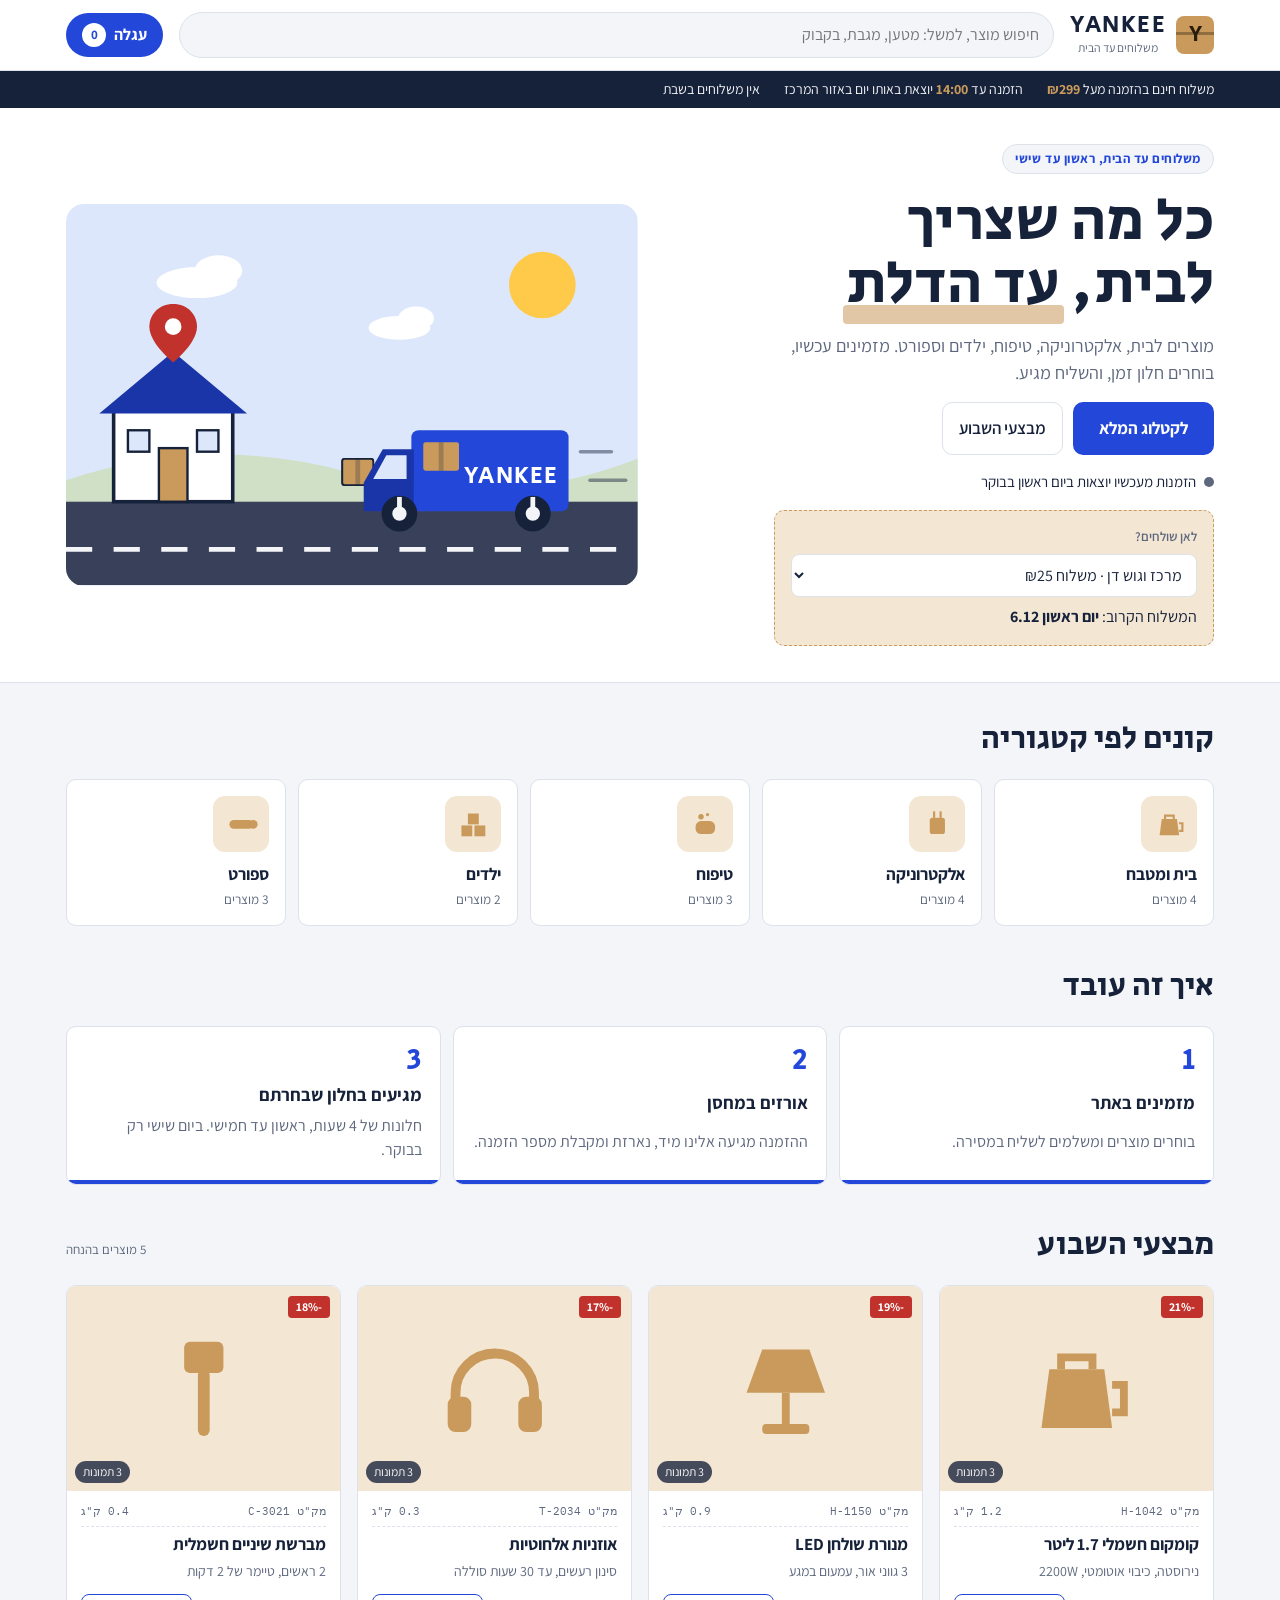
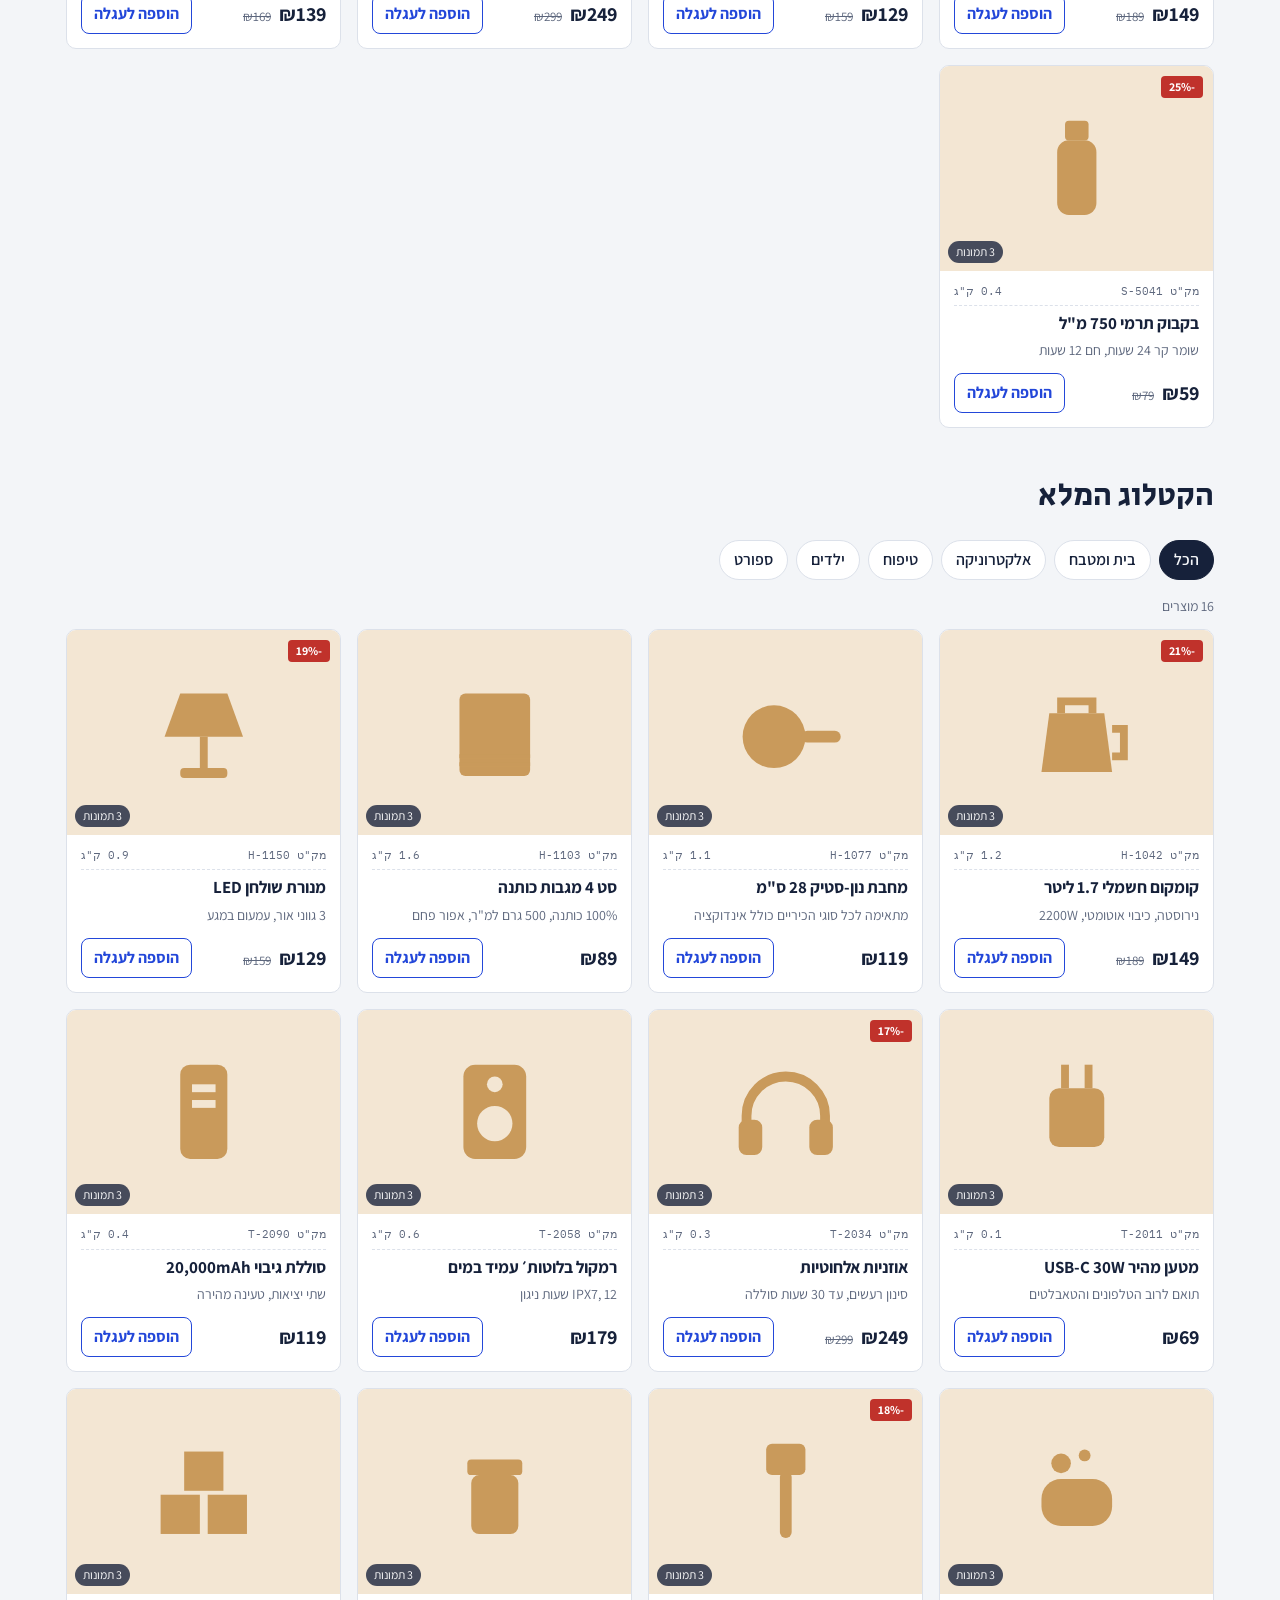
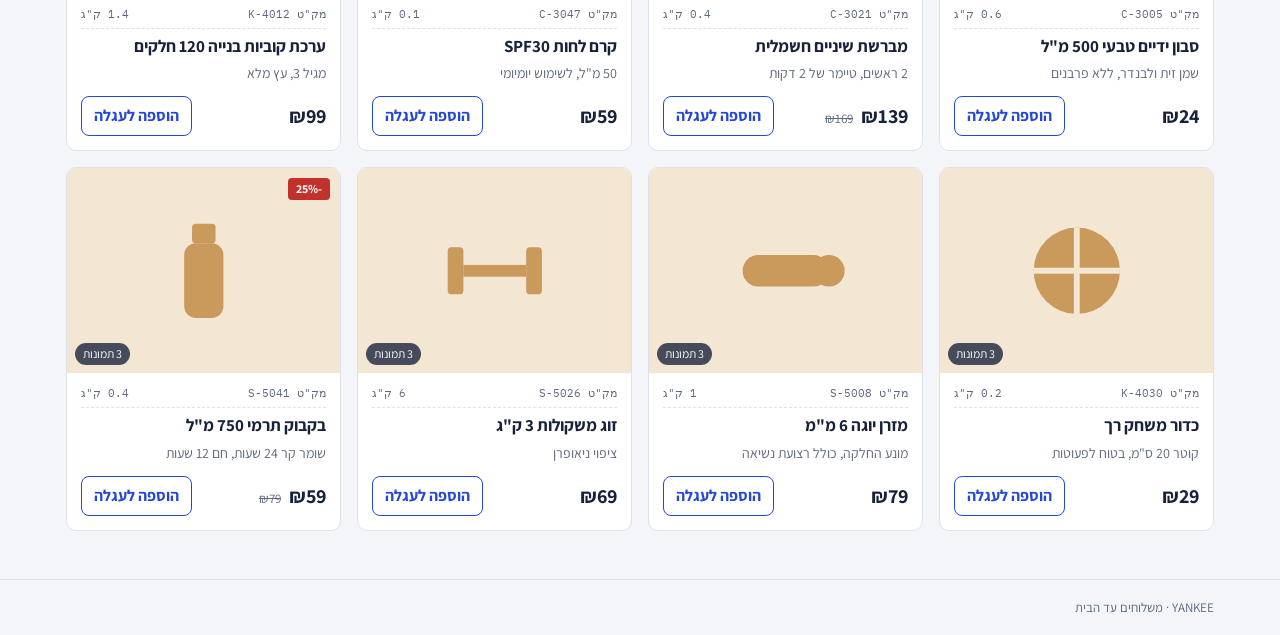
<file: pwa/index.html>
<!doctype html>
<html lang="he" dir="rtl">
<head>
<meta charset="utf-8">
<meta name="viewport" content="width=device-width, initial-scale=1, viewport-fit=cover">
<meta name="description" content="חנות מוצרים לבית עם משלוח עד הדלת.">
<meta name="theme-color" content="#16213A">
<link rel="manifest" href="manifest.webmanifest">
<link rel="icon" type="image/png" sizes="32x32" href="icons/favicon-32.png">
<link rel="apple-touch-icon" href="icons/apple-touch-icon.png">
<meta name="mobile-web-app-capable" content="yes">
<meta name="apple-mobile-web-app-capable" content="yes">
<meta name="apple-mobile-web-app-title" content="YANKEE">
<meta name="apple-mobile-web-app-status-bar-style" content="black-translucent">
<style>
:root{color-scheme:light;padding-top:env(safe-area-inset-top,0px);padding-bottom:env(safe-area-inset-bottom,0px)}
body{margin:0;font:14px/1.5 system-ui,-apple-system,"Segoe UI",sans-serif}
img{max-width:100%}
[hidden]{display:none!important}
</style>
<title>YANKEE</title>
<link rel="preconnect" href="https://fonts.googleapis.com">
<link rel="stylesheet" href="https://fonts.googleapis.com/css2?family=Secular+One&family=Assistant:wght@400;600;700&family=IBM+Plex+Mono:wght@500&display=swap">
<style>
/* Layout: sticky header + catalog grid of "parcel label" cards; cart as a side drawer; checkout & tracking as views */
:root{
  --bg:#F3F5F8; --surface:#FFFFFF; --ink:#16213A; --muted:#5D677D; --line:#DCE1EA;
  --accent:#2347D9; --accent-ink:#FFFFFF; --kraft:#C99A5B; --kraft-soft:#F3E6D3;
  --good:#1E8A52; --warn:#B85C00; --danger:#C0322B;
  --f-display:"Secular One","Assistant",system-ui,sans-serif;
  --f-body:"Assistant",system-ui,"Segoe UI",Arial,sans-serif;
  --f-mono:"IBM Plex Mono",ui-monospace,Consolas,monospace;
  --r:10px;
  --sky:#DDE7FB; --sun:#FFC94A; --cloud:#FFFFFF; --hill:#CFE0C6; --road:#39415A; --dash:#F4F5F8; --accent-2:#1A35A8;
}
@media (prefers-color-scheme: dark){:root:not([data-theme="light"]){
  --bg:#0F1524; --surface:#18203A; --ink:#E8ECF5; --muted:#9AA4BC; --line:#2A3452;
  --accent:#6E8BFF; --accent-ink:#0F1524; --kraft:#D7AE75; --kraft-soft:#2E2718;
  --good:#4CC488; --warn:#F0A35A; --danger:#FF7A70;
  --sky:#1A2444; --sun:#F2C14E; --cloud:#2C3863; --hill:#22324A; --road:#0A0F1C; --dash:#C9D0E0; --accent-2:#4560D8; color-scheme:dark}}
:root[data-theme="dark"]{
  --bg:#0F1524; --surface:#18203A; --ink:#E8ECF5; --muted:#9AA4BC; --line:#2A3452;
  --accent:#6E8BFF; --accent-ink:#0F1524; --kraft:#D7AE75; --kraft-soft:#2E2718;
  --good:#4CC488; --warn:#F0A35A; --danger:#FF7A70;
  --sky:#1A2444; --sun:#F2C14E; --cloud:#2C3863; --hill:#22324A; --road:#0A0F1C; --dash:#C9D0E0; --accent-2:#4560D8; color-scheme:dark}

*{box-sizing:border-box}
body{background:var(--bg);color:var(--ink);font-family:var(--f-body);font-size:16px;line-height:1.5;direction:rtl}
body::before{content:"";position:fixed;inset:0 0 auto;height:env(safe-area-inset-top,0px);z-index:10;background:var(--surface)}
.wrap{max-width:1180px;margin:0 auto;padding-left:max(16px,env(safe-area-inset-left,0px));padding-right:max(16px,env(safe-area-inset-right,0px))}
h1,h2,h3{font-family:var(--f-display);font-weight:400;text-wrap:balance;margin:0}
button,input,select,textarea{font:inherit;color:inherit}
button{cursor:pointer}
:focus-visible{outline:3px solid var(--accent);outline-offset:2px}
.mono{font-family:var(--f-mono);font-variant-numeric:tabular-nums}
.num{font-variant-numeric:tabular-nums}

/* header */
header{position:sticky;top:env(safe-area-inset-top,0px);z-index:5;background:var(--surface);border-bottom:1px solid var(--line)}
.bar{display:flex;align-items:center;gap:16px;padding-block:12px}
.logo{display:flex;align-items:center;gap:10px;text-decoration:none;color:var(--ink);background:none;border:0;padding:0}
.logo-mark{width:38px;height:38px;border-radius:8px;background:var(--kraft);display:grid;place-items:center;color:#2A1D0C;font-family:var(--f-display);font-size:22px;position:relative}
.logo-mark::after{content:"";position:absolute;inset:auto 0 50%;height:3px;background:rgba(42,29,12,.35)}
.logo b{font-family:var(--f-display);font-size:24px;font-weight:400;line-height:1}
.logo small{display:block;color:var(--muted);font-size:12px}
.search{flex:1;min-width:0;display:flex}
.search input{width:100%;padding:10px 14px;border:1px solid var(--line);border-radius:999px;background:var(--bg)}
.cart-btn{display:flex;align-items:center;gap:8px;padding:10px 16px;border-radius:999px;border:0;background:var(--accent);color:var(--accent-ink);font-weight:700;white-space:nowrap}
.cart-btn .count{background:var(--accent-ink);color:var(--accent);border-radius:999px;min-width:24px;height:24px;display:grid;place-items:center;font-size:13px}
@media (max-width:640px){.logo small{display:none}.bar{flex-wrap:wrap}.search{order:3;flex-basis:100%}.cart-btn{margin-inline-start:auto}}

/* strip */
.strip{background:var(--ink);color:var(--bg);font-size:14px}
.strip .wrap{display:flex;gap:24px;flex-wrap:wrap;padding-block:8px}
.strip span b{color:var(--kraft)}

/* hero */
.hero-band{background:var(--surface);border-bottom:1px solid var(--line);overflow:hidden}
.hero{display:grid;grid-template-columns:1fr 1.05fr;gap:32px;align-items:center;padding-block:36px}
.hero-copy{display:grid;gap:16px;justify-items:start;min-width:0}
.eyebrow{font-size:13px;font-weight:700;letter-spacing:.04em;color:var(--accent);border:1px solid var(--line);padding:4px 12px;border-radius:99px;background:var(--bg)}
.hero h1{font-size:clamp(34px,5.6vw,60px);line-height:1.05}
.hl{position:relative;white-space:nowrap;z-index:0}
.hl::after{content:"";position:absolute;inset:auto -4px .06em -4px;height:.32em;background:var(--kraft);opacity:.55;z-index:-1;border-radius:4px;transform-origin:right}
.hero p{color:var(--muted);max-width:50ch;margin:0;font-size:18px}
.cta-row{display:flex;gap:10px;flex-wrap:wrap}
.primary.cta{width:auto;padding:14px 26px;transition:transform .15s,box-shadow .15s}
.primary.cta:hover{transform:translateY(-2px);box-shadow:0 8px 20px rgba(35,71,217,.35)}
.cta2{padding:13px 22px;font-size:17px;background:var(--surface);transition:border-color .15s}
.cta2:hover{border-color:var(--ink)}
.cutoff{display:flex;align-items:center;gap:8px;font-size:15px;flex-wrap:wrap}
.dot{width:10px;height:10px;border-radius:50%;background:var(--muted);flex:none}
.dot.live{background:var(--good)}
.hero .zone-card{width:100%;max-width:440px}
.scene-wrap{min-width:0}
.scene{width:100%;height:auto;display:block;border-radius:18px}
@media (max-width:860px){.hero{grid-template-columns:1fr}.scene-wrap{order:-1}}

.block{padding-block:32px 4px}
.block-head{display:flex;align-items:baseline;justify-content:space-between;gap:12px;margin-bottom:16px;flex-wrap:wrap}
.block-head h2{font-size:clamp(24px,3vw,32px)}
#catalog,#deals{scroll-margin-top:calc(90px + env(safe-area-inset-top,0px))}
.cats{display:grid;grid-template-columns:repeat(5,1fr);gap:12px}
@media (max-width:860px){.cats{grid-template-columns:repeat(3,1fr)}}
@media (max-width:520px){.cats{grid-template-columns:repeat(2,1fr)}.cat-tile:last-child:nth-child(odd){grid-column:span 2}}
.cat-tile{display:grid;justify-items:start;gap:2px;padding:16px;border:1px solid var(--line);border-radius:var(--r);background:var(--surface);text-align:start;transition:transform .2s,box-shadow .2s,border-color .2s}
.cat-tile:hover{transform:translateY(-4px);box-shadow:0 10px 24px rgba(22,33,58,.14);border-color:var(--kraft)}
.cat-icon{width:56px;height:56px;border-radius:12px;background:var(--kraft-soft);display:grid;place-items:center;margin-bottom:8px;transition:transform .3s}
.cat-icon svg{width:62%}
.cat-tile:hover .cat-icon{transform:rotate(-8deg) scale(1.08)}
.cat-tile b{font-size:17px}
.cat-tile small{color:var(--muted)}
.steps{list-style:none;margin:0;padding:0;display:grid;grid-template-columns:repeat(3,1fr);gap:12px}
@media (max-width:760px){.steps{grid-template-columns:1fr}}
.steps li{background:var(--surface);border:1px solid var(--line);border-radius:var(--r);padding:18px 18px 22px;display:grid;gap:6px;position:relative;overflow:hidden}
.steps li::after{content:"";position:absolute;inset:auto 0 0 0;height:4px;background:var(--accent);transform-origin:right}
.steps b{font-size:18px}
.steps p{margin:0;color:var(--muted)}
.step-n{font-family:var(--f-display);font-size:30px;color:var(--accent);line-height:1}
.card{transition:transform .2s,box-shadow .2s}
.card:hover{transform:translateY(-4px);box-shadow:0 12px 28px rgba(22,33,58,.16)}
.art > .pic,.art > img{transition:transform .4s}
.card:hover .art > .pic,.card:hover .art > img{transform:scale(1.05)}

@media (prefers-reduced-motion:no-preference){
  .scene .dash{animation:road .7s linear infinite}
  .scene .wheel{transform-box:fill-box;transform-origin:center;animation:spin .6s linear infinite}
  .scene .van{animation:bob .45s ease-in-out infinite alternate}
  .scene .c1{animation:drift 14s ease-in-out infinite alternate}
  .scene .c2{animation:drift 20s ease-in-out infinite alternate-reverse}
  .scene .pin{animation:pinb 1.4s ease-in-out infinite}
  .scene .fly{animation:fly 2.6s cubic-bezier(.45,0,.55,1) infinite}
  .scene .fly.p2{animation-delay:1.3s}
  .scene .speed line{animation:speed .7s linear infinite}
  .scene .speed line:nth-child(2){animation-delay:.35s}
  .scene .sun{transform-box:fill-box;transform-origin:center;animation:sun 4s ease-in-out infinite alternate}
  .dot.live{animation:pulse 1.6s infinite}
  .steps li::after{animation:stepfill 6s ease-in-out infinite backwards}
  .steps li:nth-child(2)::after{animation-delay:2s}
  .steps li:nth-child(3)::after{animation-delay:4s}
  .deals .tag{animation:tagpop 2.6s ease-in-out infinite}
  .cart-btn.bump{animation:bump .45s ease-out}
  .intro .hero-copy > *{animation:rise .7s cubic-bezier(.2,.7,.2,1) backwards}
  .intro .hero-copy > :nth-child(2){animation-delay:.08s}
  .intro .hero-copy > :nth-child(3){animation-delay:.16s}
  .intro .hero-copy > :nth-child(4){animation-delay:.24s}
  .intro .hero-copy > :nth-child(5){animation-delay:.32s}
  .intro .hero-copy > :nth-child(6){animation-delay:.4s}
  .intro .hl::after{animation:hl .8s .5s cubic-bezier(.2,.7,.2,1) backwards}
  .intro .van-in{animation:drivein 1.4s cubic-bezier(.2,.8,.2,1) backwards}
  .intro .cat-tile{animation:rise .6s cubic-bezier(.2,.7,.2,1) backwards}
  .intro .cat-tile:nth-child(2){animation-delay:.07s}
  .intro .cat-tile:nth-child(3){animation-delay:.14s}
  .intro .cat-tile:nth-child(4){animation-delay:.21s}
  .intro .cat-tile:nth-child(5){animation-delay:.28s}
}
@keyframes road{to{stroke-dashoffset:-40}}
@keyframes spin{to{transform:rotate(-360deg)}}
@keyframes bob{to{transform:translateY(-2px)}}
@keyframes drift{to{transform:translateX(50px)}}
@keyframes pinb{50%{transform:translateY(-7px)}}
@keyframes fly{0%{transform:translate(0,0);opacity:0}8%{opacity:1}50%{transform:translate(-75px,-75px)}82%{transform:translate(-150px,8px);opacity:1}100%{transform:translate(-150px,8px);opacity:0}}
@keyframes speed{from{transform:translateX(0);opacity:.7}to{transform:translateX(24px);opacity:0}}
@keyframes sun{to{transform:scale(1.08)}}
@keyframes pulse{0%{box-shadow:0 0 0 0 var(--good)}70%,100%{box-shadow:0 0 0 9px transparent}}
@keyframes stepfill{0%{transform:scaleX(0)}30%,90%{transform:scaleX(1);opacity:1}100%{transform:scaleX(1);opacity:0}}
@keyframes tagpop{0%,82%,100%{transform:scale(1)}91%{transform:scale(1.18)}}
@keyframes bump{35%{transform:scale(1.15)}}
@keyframes rise{from{transform:translateY(18px);opacity:.3}}
@keyframes hl{from{transform:scaleX(0)}}
@keyframes drivein{from{transform:translateX(280px)}}
.zone-card{background:var(--kraft-soft);border:1px dashed var(--kraft);border-radius:var(--r);padding:16px;display:grid;gap:8px}
.zone-card label{font-size:13px;color:var(--muted);font-weight:600}
.zone-card select{padding:9px 10px;border-radius:8px;border:1px solid var(--line);background:var(--surface)}
.zone-card .eta{font-weight:700}

/* chips */
.chips{display:flex;gap:8px;flex-wrap:wrap;padding-block:20px 16px}
.chip{border:1px solid var(--line);background:var(--surface);border-radius:999px;padding:7px 14px;font-weight:600}
.chip[aria-pressed="true"]{background:var(--ink);color:var(--bg);border-color:var(--ink)}
.result-note{color:var(--muted);font-size:14px;margin-bottom:12px}

/* grid of parcel-label cards */
.grid{display:grid;grid-template-columns:repeat(auto-fill,minmax(220px,1fr));gap:16px;padding-bottom:48px}
.card{background:var(--surface);border:1px solid var(--line);border-radius:var(--r);display:flex;flex-direction:column;overflow:hidden}
.art{aspect-ratio:4/3;max-width:100%;width:100%;display:block;position:relative;background:var(--kraft-soft);border:0;padding:0;cursor:zoom-in;overflow:hidden}
.art img,.main img,.thumbs img{width:100%;height:100%;object-fit:cover;display:block}
.art .pics{position:absolute;bottom:8px;inset-inline-end:8px;background:rgba(22,33,58,.78);color:#fff;font-size:12px;padding:2px 8px;border-radius:99px}
.pic{width:100%;height:100%;display:grid;place-items:center;background:var(--kraft-soft)}
.pic svg{width:46%;height:auto}
.pic.v1{background:var(--accent)}
.pic.v2{background:var(--bg)}
.parcel{width:62%;aspect-ratio:1.25;border:2px solid var(--kraft);border-radius:6px;background:var(--kraft-soft);display:grid;place-items:center;align-content:center;gap:6px;position:relative}
.parcel::before{content:"";position:absolute;inset:0 44%;background:var(--kraft);opacity:.45}
.parcel svg{width:38%;position:relative}
.parcel span{font-family:var(--f-mono);font-size:11px;color:var(--muted);position:relative;background:var(--surface);padding:0 6px;border-radius:3px;white-space:nowrap}

/* product gallery modal */
.modal{position:fixed;z-index:21;top:50%;left:50%;transform:translate(-50%,-50%);width:min(940px,calc(100% - 32px));max-height:calc(100% - 32px - env(safe-area-inset-top,0px) - env(safe-area-inset-bottom,0px));overflow:auto;background:var(--surface);border-radius:14px;box-shadow:0 20px 60px rgba(0,0,0,.35)}
.pd{display:grid;grid-template-columns:1.25fr 1fr;gap:22px;padding:18px}
@media (max-width:720px){.pd{grid-template-columns:1fr}}
.main{position:relative;aspect-ratio:4/3;max-width:100%;border-radius:10px;overflow:hidden;background:var(--kraft-soft)}
.main img{object-fit:contain;background:var(--bg)}
.nav{position:absolute;top:50%;transform:translateY(-50%);width:40px;height:40px;border-radius:50%;border:0;background:var(--surface);color:var(--ink);box-shadow:0 2px 8px rgba(0,0,0,.25);font-size:22px;line-height:1}
.nav.prev{right:10px}.nav.next{left:10px}
.cap{position:absolute;bottom:10px;right:10px;background:rgba(22,33,58,.78);color:#fff;font-size:12px;padding:3px 10px;border-radius:99px}
.thumbs{display:flex;gap:8px;overflow-x:auto;padding-block:10px}
.thumbs button{flex:0 0 64px;height:64px;border-radius:8px;overflow:hidden;border:2px solid var(--line);padding:0;background:var(--kraft-soft)}
.thumbs button[aria-current="true"]{border-color:var(--accent);border-width:3px}
.thumbs .pic svg{width:62%}
.thumbs .parcel span{display:none}
.gal-tools{display:flex;gap:8px;flex-wrap:wrap;align-items:center}
.upl{position:relative;display:inline-flex;align-items:center;cursor:pointer;color:var(--accent);border-color:var(--accent)!important;font-weight:700}
.upl input{position:absolute;opacity:0;width:1px;height:1px;pointer-events:none}
.upl:focus-within{outline:3px solid var(--accent);outline-offset:2px}
.ghost.danger{color:var(--danger)}
.ghost.sm{padding:6px 12px;font-size:14px;background:var(--surface)}

/* card payment */
.pay label .logos{margin-inline-start:auto;display:flex;gap:4px;flex-wrap:wrap}
.logos b{font-size:11px;border:1px solid var(--line);border-radius:4px;padding:0 6px;font-family:var(--f-mono);font-weight:500;background:var(--surface)}
.cardbox{display:grid;gap:12px;border:1px solid var(--line);border-radius:10px;padding:14px;background:var(--bg)}
.cardbox .field input,.cardbox .field select{background:var(--surface)}
.demo{display:flex;gap:10px;align-items:center;justify-content:space-between;flex-wrap:wrap;font-size:13px;background:var(--kraft-soft);border:1px dashed var(--kraft);border-radius:8px;padding:10px 12px}
.brand{font-size:12px;font-weight:700;background:var(--ink);color:var(--bg);padding:1px 8px;border-radius:4px;margin-inline-start:6px}
.brand:empty{display:none}
.art .tag{position:absolute;top:10px;inset-inline-start:10px;background:var(--danger);color:#fff;font-size:12px;font-weight:700;padding:2px 8px;border-radius:4px}
.label{padding:12px 14px 14px;display:flex;flex-direction:column;gap:6px;flex:1}
.label .meta{display:flex;justify-content:space-between;font-size:11px;color:var(--muted);border-bottom:1px dashed var(--line);padding-bottom:6px}
.label h3{font-family:var(--f-body);font-weight:700;font-size:17px;line-height:1.3}
.label p{margin:0;font-size:14px;color:var(--muted);flex:1}
.buy{display:flex;align-items:center;justify-content:space-between;gap:8px;margin-top:6px}
.price{font-size:20px;font-weight:700;display:inline-flex;align-items:baseline;gap:8px}
.price s{font-size:13px;color:var(--muted);font-weight:400}
.add{border:1px solid var(--accent);color:var(--accent);background:transparent;border-radius:8px;padding:7px 12px;font-weight:700}
.add:hover{background:var(--accent);color:var(--accent-ink)}
.qty{display:inline-flex;align-items:center;border:1px solid var(--line);border-radius:8px;overflow:hidden}
.qty button{border:0;background:var(--bg);width:32px;height:32px;font-size:18px;line-height:1}
.qty span{min-width:30px;text-align:center;font-weight:700}
.empty{grid-column:1/-1;text-align:center;color:var(--muted);padding:48px 0}

/* drawer */
.scrim{position:fixed;inset:0;background:rgba(10,14,26,.45);z-index:20}
.drawer{position:fixed;top:0;bottom:0;left:0;width:min(420px,100%);background:var(--surface);z-index:21;display:flex;flex-direction:column;
  padding-top:env(safe-area-inset-top,0px);padding-bottom:env(safe-area-inset-bottom,0px);padding-left:env(safe-area-inset-left,0px);box-shadow:8px 0 30px rgba(0,0,0,.2)}
.drawer-head{display:flex;justify-content:space-between;align-items:center;padding:16px 18px;border-bottom:1px solid var(--line)}
.x{border:0;background:none;font-size:26px;line-height:1;color:var(--muted)}
.lines{flex:1;overflow:auto;padding:8px 18px;display:grid;gap:0;align-content:start}
.line{display:grid;grid-template-columns:52px 1fr auto;gap:12px;align-items:center;padding-block:12px;border-bottom:1px solid var(--line)}
.thumb{width:52px;height:52px;border-radius:8px;background:var(--kraft-soft);display:grid;place-items:center}
.thumb svg{width:60%}
.line .nm{font-weight:600;line-height:1.25}
.line .sub{font-size:13px;color:var(--muted)}
.totals{padding:16px 18px;border-top:1px solid var(--line);display:grid;gap:6px}
.row{display:flex;justify-content:space-between}
.row.total{font-size:20px;font-weight:700;padding-top:6px;border-top:1px dashed var(--line);margin-top:4px}
.meter{height:6px;background:var(--line);border-radius:99px;overflow:hidden}
.meter i{display:block;height:100%;background:var(--good)}
.hint{font-size:13px;color:var(--muted)}
.primary{border:0;background:var(--accent);color:var(--accent-ink);border-radius:10px;padding:13px 18px;font-weight:700;font-size:17px;width:100%}
.primary:disabled{opacity:.45;cursor:not-allowed}
.ghost{border:1px solid var(--line);background:transparent;border-radius:10px;padding:11px 16px;font-weight:600}

/* checkout */
.page{padding-block:28px 56px}
.co{display:grid;grid-template-columns:1.5fr 1fr;gap:24px;align-items:start}
@media (max-width:860px){.co{grid-template-columns:1fr}}
.panel{background:var(--surface);border:1px solid var(--line);border-radius:var(--r);padding:20px;display:grid;gap:16px;min-width:0}
.panel h2{font-size:22px}
.fields{display:grid;grid-template-columns:1fr 1fr;gap:12px}
.fields .full{grid-column:1/-1}
@media (max-width:520px){.fields{grid-template-columns:1fr}}
.field{display:grid;gap:4px}
.field label{font-size:14px;font-weight:600}
.field input,.field select,.field textarea{padding:10px 12px;border:1px solid var(--line);border-radius:8px;background:var(--bg);width:100%}
.field .err{color:var(--danger);font-size:13px;min-height:0}
.field.bad input{border-color:var(--danger)}
.slots{display:grid;grid-template-columns:repeat(auto-fill,minmax(120px,1fr));gap:8px}
.slot{border:1px solid var(--line);background:var(--bg);border-radius:8px;padding:8px;text-align:center;line-height:1.3}
.slot small{display:block;color:var(--muted);font-size:12px}
.slot[aria-pressed="true"]{border-color:var(--accent);background:var(--accent);color:var(--accent-ink)}
.slot[aria-pressed="true"] small{color:inherit}
.pay{display:grid;gap:8px}
.pay label{display:flex;gap:10px;align-items:center;border:1px solid var(--line);border-radius:8px;padding:10px 12px}
.note{font-size:13px;color:var(--muted);background:var(--bg);border-radius:8px;padding:10px 12px}
.back{border:0;background:none;color:var(--accent);font-weight:700;padding:0;margin-bottom:12px}

/* confirmation / tracking */
.done{max-width:720px;margin:0 auto;display:grid;gap:20px}
.slip{background:var(--surface);border:2px solid var(--ink);border-radius:var(--r);overflow:hidden}
.slip-top{background:var(--kraft);color:#2A1D0C;padding:14px 18px;display:flex;justify-content:space-between;align-items:center;gap:12px;flex-wrap:wrap}
.slip-top b{font-family:var(--f-display);font-size:22px;font-weight:400}
.barcode{height:38px;width:180px;max-width:100%;background:repeating-linear-gradient(90deg,#2A1D0C 0 2px,transparent 2px 4px,#2A1D0C 4px 5px,transparent 5px 8px,#2A1D0C 8px 11px,transparent 11px 12px)}
.slip-body{padding:18px;display:grid;grid-template-columns:1fr 1fr;gap:12px 24px}
.slip-body div span{display:block;font-size:12px;color:var(--muted);letter-spacing:.04em}
@media (max-width:520px){.slip-body{grid-template-columns:1fr}}
.track{list-style:none;margin:0;padding:0;display:grid;grid-template-columns:repeat(4,1fr);gap:8px}
.track li{display:grid;gap:8px;font-size:14px;text-align:center;color:var(--muted)}
.track li::before{content:"";height:6px;border-radius:99px;background:var(--line)}
.track li.on{color:var(--ink);font-weight:700}
.track li.on::before{background:var(--good)}
@media (max-width:520px){.track{grid-template-columns:1fr 1fr}}
.actions{display:flex;gap:10px;flex-wrap:wrap}
.actions .primary{width:auto}

footer{border-top:1px solid var(--line);color:var(--muted);font-size:13px}
footer .wrap{padding-block:18px;display:flex;justify-content:space-between;flex-wrap:wrap;gap:8px}

.toast{position:fixed;bottom:calc(20px + env(safe-area-inset-bottom,0px));left:50%;transform:translateX(-50%);background:var(--ink);color:var(--bg);padding:10px 18px;border-radius:999px;z-index:30;font-weight:600;max-width:calc(100% - 32px)}
@media (prefers-reduced-motion:no-preference){.drawer{animation:slide .22s ease-out}@keyframes slide{from{transform:translateX(-100%)}}}
.alert{border:1px solid var(--danger);color:var(--danger);background:var(--surface);border-radius:8px;padding:10px 12px;font-size:14px}
.pic.missing{font-size:12px;color:var(--muted);padding:8px;text-align:center;word-break:break-all}
.thumb img,.cat-icon img{width:100%;height:100%;object-fit:cover;border-radius:8px;display:block}
.cat-icon{overflow:hidden}
.primary[aria-busy="true"]{opacity:.7;cursor:progress}
</style>
</head>
<body>


<header>
  <div class="wrap bar">
    <button class="logo" id="home" aria-label="YANKEE – חזרה לדף הבית">
      <span class="logo-mark" aria-hidden="true">Y</span>
      <span><b dir="ltr" style="letter-spacing:.06em">YANKEE</b><small>משלוחים עד הבית</small></span>
    </button>
    <form class="search" role="search" onsubmit="event.preventDefault()">
      <input id="q" type="search" placeholder="חיפוש מוצר, למשל: מטען, מגבת, בקבוק" aria-label="חיפוש מוצר">
    </form>
    <button class="cart-btn" id="openCart" aria-label="פתיחת העגלה">
      עגלה <span class="count num" id="cartCount">0</span>
    </button>
  </div>
</header>
<div class="strip"><div class="wrap">
  <span id="freeStrip">משלוח חינם בהזמנה מעל <b class="num">₪299</b></span>
  <span>הזמנה עד <b class="num">14:00</b> יוצאת באותו יום באזור המרכז</span>
  <span>אין משלוחים בשבת</span>
</div></div>

<main id="app"></main>

<footer><div class="wrap">
  <span><span dir="ltr">YANKEE</span> · משלוחים עד הבית</span>
  <span id="footPhone"></span>
</div></footer>

<div id="layer"></div>
<div class="toast" id="toast" role="status" hidden></div>

<script src="settings.js"></script>
<script src="products.js"></script>
<script>
// ---------- settings & products (edited in settings.js and products.js) ----------
const SET = Object.assign({PAYMENT_LINK:'',ORDER_FORM_URL:'',PHONE:'',FREE_SHIPPING_FROM:0,
  ZONES:{center:{name:'מרכז וגוש דן',fee:25,days:1}}}, window.YANKEE_SETTINGS||{});
const LOAD_ERRORS = [];
if(!window.YANKEE_SETTINGS) LOAD_ERRORS.push('הקובץ settings.js לא נטען, או שיש בו שגיאת כתיב.');
if(!Array.isArray(window.YANKEE_PRODUCTS)) LOAD_ERRORS.push('הקובץ products.js לא נטען, או שיש בו שגיאת כתיב (למשל פסיק או גרש חסרים).');

const ICONS = {
  kettle:'<path d="M18 22h28l4 30H14z" /><path d="M24 22v-6h16v6M50 30h6v14h-6" fill="none" stroke-width="4"/>',
  pan:'<circle cx="26" cy="34" r="16"/><rect x="40" y="31" width="20" height="6" rx="3"/>',
  towel:'<rect x="14" y="12" width="36" height="42" rx="3"/><path d="M14 44h36M14 48h36" stroke-width="2" fill="none"/>',
  lamp:'<path d="M20 12h24l8 22H12z"/><rect x="30" y="34" width="4" height="16"/><rect x="20" y="50" width="24" height="5" rx="2"/>',
  charger:'<rect x="18" y="20" width="28" height="30" rx="5"/><rect x="24" y="8" width="4" height="12"/><rect x="36" y="8" width="4" height="12"/>',
  headphones:'<path d="M12 40v-6a20 20 0 0 1 40 0v6" fill="none" stroke-width="5"/><rect x="8" y="36" width="12" height="18" rx="4"/><rect x="44" y="36" width="12" height="18" rx="4"/>',
  speaker:'<rect x="16" y="8" width="32" height="48" rx="6"/><circle cx="32" cy="38" r="9" fill="var(--kraft-soft)"/><circle cx="32" cy="18" r="4" fill="var(--kraft-soft)"/>',
  powerbank:'<rect x="20" y="8" width="24" height="48" rx="5"/><rect x="26" y="18" width="12" height="4" fill="var(--kraft-soft)"/><rect x="26" y="26" width="12" height="4" fill="var(--kraft-soft)"/>',
  bottle:'<rect x="22" y="18" width="20" height="38" rx="6"/><rect x="26" y="8" width="12" height="10" rx="2"/>',
  soap:'<rect x="14" y="26" width="36" height="24" rx="10"/><circle cx="24" cy="18" r="5"/><circle cx="36" cy="14" r="3"/>',
  brush:'<rect x="29" y="22" width="6" height="34" rx="3"/><rect x="22" y="8" width="20" height="16" rx="3"/>',
  cream:'<rect x="20" y="24" width="24" height="30" rx="4"/><rect x="18" y="16" width="28" height="8" rx="2"/>',
  ball:'<circle cx="32" cy="32" r="22"/><path d="M10 32h44M32 10v44" stroke-width="3" fill="none" stroke="var(--kraft-soft)"/>',
  blocks:'<rect x="10" y="34" width="20" height="20"/><rect x="34" y="34" width="20" height="20"/><rect x="22" y="12" width="20" height="20"/>',
  mat:'<rect x="10" y="24" width="44" height="16" rx="8"/><circle cx="54" cy="32" r="8"/>',
  dumbbell:'<rect x="8" y="20" width="8" height="24" rx="2"/><rect x="48" y="20" width="8" height="24" rx="2"/><rect x="16" y="29" width="32" height="6"/>',
  box:'<rect x="10" y="18" width="44" height="36" rx="3"/><rect x="29" y="18" width="6" height="36" fill="var(--kraft-soft)"/>'
};

const CATS = [['all','הכל'], ...(window.YANKEE_CATEGORIES||[]).map(c=>[String(c.id),String(c.name)])];
const P = [];
(window.YANKEE_PRODUCTS||[]).forEach((x,i)=>{
  if(!x||!x.name||!(+x.price>0)){LOAD_ERRORS.push(`מוצר מספר ${i+1} בקובץ products.js חסר שם או מחיר, ולכן לא מוצג.`);return;}
  const id=String(x.id||('P'+(i+1)));
  if(P.some(p=>p.id===id)){LOAD_ERRORS.push(`המק"ט ${id} מופיע פעמיים בקובץ products.js. רק הראשון מוצג.`);return;}
  P.push({id,name:String(x.name),cat:String(x.category||'other'),price:+x.price,
    was:(+x.oldPrice>+x.price)?+x.oldPrice:0,desc:String(x.description||''),kg:+x.weight||0,
    images:Array.isArray(x.images)?x.images.filter(Boolean).map(String):[],
    icon:ICONS[x.icon]?x.icon:'box'});
});
P.forEach(p=>{if(!CATS.some(c=>c[0]===p.cat))CATS.push([p.cat,p.cat==='other'?'שונות':p.cat])});
const ZONES = SET.ZONES;
const FREE_FROM = +SET.FREE_SHIPPING_FROM||0;
const SLOTS = ['08:00–12:00','12:00–16:00','16:00–20:00'];
const DAYS = ['ראשון','שני','שלישי','רביעי','חמישי','שישי','שבת'];

// ---------- state ----------
const store = {
  get(k,d){try{const v=localStorage.getItem('yankee.'+k);return v?JSON.parse(v):d}catch(e){return d}},
  set(k,v){try{localStorage.setItem('yankee.'+k,JSON.stringify(v))}catch(e){}}
};
const firstZone = Object.keys(ZONES)[0];
const savedZone = store.get('zone',firstZone);
const S = {view:'shop',cat:'all',q:'',cart:store.get('cart',{}),zone:ZONES[savedZone]?savedZone:firstZone,
  slot:null,order:null,errors:{},sending:false,sendError:''};
const $ = s => document.querySelector(s);
const ils = n => '₪' + n.toLocaleString('he-IL',{maximumFractionDigits:2});
const prod = id => P.find(p=>p.id===id);
const svg = (k,fill='var(--kraft)') => `<svg viewBox="0 0 64 64" aria-hidden="true" fill="${fill}" stroke="${fill}" stroke-width="0">${ICONS[k]||ICONS.box}</svg>`;
const esc = s => String(s).replace(/[&<>"']/g,c=>({'&':'&amp;','<':'&lt;','>':'&gt;','"':'&quot;',"'":'&#39;'}[c]));
const kgText = kg => kg>0?`${kg} ק"ג`:'';

// ---------- product images ----------
const CAPS = ['תמונה ראשית','בצבע נוסף','באריזת המשלוח'];
function gallery(p){return p.images.length?p.images.map(src=>({src})):[{v:0},{v:1},{v:2}]}
function pic(p,g){
  if(g.src) return `<img src="${esc(g.src)}" data-src="${esc(g.src)}" alt="${esc(p.name)}" loading="lazy">`;
  if(g.v===2) return `<div class="pic v2"><div class="parcel">${svg(p.icon)}<span>${esc(p.id)}${p.kg?' · '+kgText(p.kg):''}</span></div></div>`;
  return `<div class="pic v${g.v}">${svg(p.icon,g.v===1?'var(--accent-ink)':'var(--kraft)')}</div>`;
}
const thumb = p => p.images.length?`<img src="${esc(p.images[0])}" data-src="${esc(p.images[0])}" alt="">`:svg(p.icon);
// A photo path in products.js that does not exist: show its name so the owner can fix it.
document.addEventListener('error',e=>{
  const im=e.target; if(!im||im.tagName!=='IMG'||!im.dataset.src) return;
  const d=document.createElement('div'); d.className='pic missing'; d.textContent='לא נמצאה תמונה: '+im.dataset.src; im.replaceWith(d);
},true);

function totals(){
  const items = Object.entries(S.cart).filter(([,q])=>q>0).map(([id,q])=>({p:prod(id),q})).filter(x=>x.p);
  const sub = items.reduce((a,x)=>a+x.p.price*x.q,0);
  const count = items.reduce((a,x)=>a+x.q,0);
  const kg = items.reduce((a,x)=>a+x.p.kg*x.q,0);
  const z = ZONES[S.zone];
  const ship = sub===0 || (FREE_FROM && sub>=FREE_FROM) ? 0 : z.fee;
  return {items,sub,count,kg,ship,total:sub+ship};
}
function setQty(id,q){
  const up=q>(S.cart[id]||0);
  if(q<=0) delete S.cart[id]; else S.cart[id]=Math.min(q,20);
  store.set('cart',S.cart); render();
  if(up){const b=$('#openCart');b.classList.remove('bump');void b.offsetWidth;b.classList.add('bump');}
}
function toast(t){const el=$('#toast');el.textContent=t;el.hidden=false;clearTimeout(toast.t);toast.t=setTimeout(()=>el.hidden=true,1800)}

function deliveryDates(){
  const out=[]; const d=new Date(); d.setHours(12);
  let add=ZONES[S.zone].days;
  while(out.length<5){
    const x=new Date(d); x.setDate(d.getDate()+add); add++;
    if(x.getDay()===6) continue; // שבת
    out.push(x);
  }
  return out;
}
const fmtDate = d => `יום ${DAYS[d.getDay()]} ${d.getDate()}.${d.getMonth()+1}`;
const slotText = key => {const [ds,s]=key.split('|');return `${fmtDate(new Date(ds))} ${s}`};

// ---------- views ----------
const SCENE = `<svg class="scene" viewBox="0 0 480 320" role="img" aria-label="ואן משלוחים של YANKEE בדרך לבית">
  <rect width="480" height="320" fill="var(--sky)"/>
  <circle class="sun" cx="400" cy="68" r="28" fill="var(--sun)"/>
  <g class="c1"><ellipse cx="110" cy="66" rx="34" ry="13" fill="var(--cloud)"/><ellipse cx="128" cy="56" rx="20" ry="13" fill="var(--cloud)"/></g>
  <g class="c2"><ellipse cx="280" cy="104" rx="26" ry="10" fill="var(--cloud)"/><ellipse cx="294" cy="96" rx="15" ry="10" fill="var(--cloud)"/></g>
  <path d="M0 232 Q120 192 240 226 T480 214 V320 H0Z" fill="var(--hill)"/>
  <rect y="250" width="480" height="70" fill="var(--road)"/>
  <line class="dash" x1="0" y1="290" x2="480" y2="290" stroke="var(--dash)" stroke-width="4" stroke-dasharray="22 18"/>
  <g>
    <rect x="40" y="170" width="100" height="80" fill="var(--surface)" stroke="var(--ink)" stroke-width="3"/>
    <path d="M28 176 L90 124 L152 176Z" fill="var(--accent-2)"/>
    <rect x="78" y="205" width="24" height="45" fill="var(--kraft)" stroke="var(--ink)" stroke-width="2"/>
    <rect x="52" y="190" width="18" height="18" fill="var(--sky)" stroke="var(--ink)" stroke-width="2"/>
    <rect x="110" y="190" width="18" height="18" fill="var(--sky)" stroke="var(--ink)" stroke-width="2"/>
  </g>
  <g class="pin"><path d="M90 84c-12 0-20 9-20 19 0 14 20 30 20 30s20-16 20-30c0-10-8-19-20-19z" fill="var(--danger)"/><circle cx="90" cy="103" r="7" fill="var(--surface)"/></g>
  <g class="fly"><rect x="232" y="214" width="26" height="22" rx="2" fill="var(--kraft)" stroke="var(--ink)" stroke-width="1.5"/><rect x="243" y="214" width="4" height="22" fill="var(--ink)" opacity=".25"/></g>
  <g class="fly p2"><rect x="232" y="214" width="26" height="22" rx="2" fill="var(--kraft)" stroke="var(--ink)" stroke-width="1.5"/><rect x="243" y="214" width="4" height="22" fill="var(--ink)" opacity=".25"/></g>
  <g class="van-in"><g class="van">
    <rect x="290" y="190" width="132" height="68" rx="6" fill="var(--accent)"/>
    <path d="M292 206 H266 L250 234 V258 H292Z" fill="var(--accent-2)"/>
    <path d="M286 211 H269 L258 231 H286Z" fill="var(--sky)"/>
    <rect x="300" y="200" width="30" height="24" rx="2" fill="var(--kraft)"/>
    <rect x="313" y="200" width="4" height="24" fill="var(--ink)" opacity=".25"/>
    <text x="374" y="234" text-anchor="middle" font-family="Secular One, Assistant, sans-serif" font-size="20" letter-spacing="1" direction="ltr" fill="var(--accent-ink)">YANKEE</text>
    <g class="wheel"><circle cx="280" cy="260" r="15" fill="var(--ink)"/><circle cx="280" cy="260" r="6" fill="var(--dash)"/><rect x="278" y="246" width="4" height="9" fill="var(--dash)"/></g>
    <g class="wheel"><circle cx="392" cy="260" r="15" fill="var(--ink)"/><circle cx="392" cy="260" r="6" fill="var(--dash)"/><rect x="390" y="246" width="4" height="9" fill="var(--dash)"/></g>
  </g></g>
  <g class="speed" stroke="var(--ink)" stroke-width="3" stroke-linecap="round" opacity=".45"><line x1="432" y1="208" x2="458" y2="208"/><line x1="440" y1="232" x2="470" y2="232"/></g>
</svg>`;

function cutoffText(){
  const now=new Date(); const day=now.getDay();
  const cut=new Date(now); cut.setHours(day===5?11:14,0,0,0);
  if(day===6||now>=cut) return `<span class="dot"></span> הזמנות מעכשיו יוצאות ${day===5||day===6?'ביום ראשון':'מחר'} בבוקר`;
  const s=Math.floor((cut-now)/1000), p=n=>String(n).padStart(2,'0');
  return `<span class="dot live"></span> הזמינו בתוך <b class="mono">${p(Math.floor(s/3600))}:${p(Math.floor(s/60)%60)}:${p(s%60)}</b> וההזמנה יוצאת היום (אזור המרכז)`;
}

function homeSections(first){
  const deals=P.filter(p=>p.was);
  const cats=CATS.slice(1).map(([k,n])=>{const ps=P.filter(p=>p.cat===k);return {k,n,count:ps.length,p:ps[0]}}).filter(c=>c.count);
  return `<section class="hero-band"><div class="wrap hero">
    <div class="hero-copy">
      <span class="eyebrow">משלוחים עד הבית, ראשון עד שישי</span>
      <h1>כל מה שצריך לבית, <span class="hl">עד הדלת</span></h1>
      <p>מוצרים לבית, אלקטרוניקה, טיפוח, ילדים וספורט. מזמינים עכשיו, בוחרים חלון זמן, והשליח מגיע.</p>
      <div class="cta-row">
        <button class="primary cta" data-jump="catalog">לקטלוג המלא</button>
        ${deals.length?`<button class="ghost cta2" data-jump="deals">מבצעי השבוע</button>`:''}
      </div>
      <div class="cutoff" id="cutoff">${cutoffText()}</div>
      <div class="zone-card">
        <label for="zone">לאן שולחים?</label>
        <select id="zone">${Object.entries(ZONES).map(([k,v])=>`<option value="${k}" ${k===S.zone?'selected':''}>${esc(v.name)} · משלוח ${ils(v.fee)}</option>`).join('')}</select>
        <div>המשלוח הקרוב: <span class="eta">${fmtDate(first)}</span></div>
      </div>
    </div>
    <div class="scene-wrap">${SCENE}</div>
  </div></section>
  ${cats.length?`<section class="wrap block">
    <div class="block-head"><h2>קונים לפי קטגוריה</h2></div>
    <div class="cats">${cats.map(c=>`<button class="cat-tile" data-cat="${esc(c.k)}" data-jump="catalog"><span class="cat-icon">${thumb(c.p)}</span><b>${esc(c.n)}</b><small class="num">${c.count} מוצרים</small></button>`).join('')}</div>
  </section>`:''}
  <section class="wrap block">
    <div class="block-head"><h2>איך זה עובד</h2></div>
    <ol class="steps">
      <li><span class="step-n">1</span><b>מזמינים באתר</b><p>בוחרים מוצרים ומשלמים ${SET.PAYMENT_LINK?'בכרטיס אשראי בדף מאובטח, או ':''}לשליח במסירה.</p></li>
      <li><span class="step-n">2</span><b>אורזים במחסן</b><p>ההזמנה מגיעה אלינו מיד, נארזת ומקבלת מספר הזמנה.</p></li>
      <li><span class="step-n">3</span><b>מגיעים בחלון שבחרתם</b><p>חלונות של 4 שעות, ראשון עד חמישי. ביום שישי רק בבוקר.</p></li>
    </ol>
  </section>
  ${deals.length?`<section class="wrap block" id="deals">
    <div class="block-head"><h2>מבצעי השבוע</h2><span class="hint num">${deals.length} מוצרים בהנחה</span></div>
    <div class="grid deals" style="padding-bottom:8px">${deals.map(card).join('')}</div>
  </section>`:''}`;
}

function shopView(){
  const q=S.q.trim();
  const list=P.filter(p=>(S.cat==='all'||p.cat===S.cat)&&(!q||(p.name+p.desc).includes(q)));
  const first=deliveryDates()[0];
  return `${q?'':homeSections(first)}<div class="wrap" id="catalog">
    <div class="block-head" style="margin:32px 0 0"><h2>${q?'תוצאות חיפוש':'הקטלוג המלא'}</h2></div>
    <div class="chips" role="group" aria-label="קטגוריות">
      ${CATS.filter(([k])=>k==='all'||P.some(p=>p.cat===k)).map(([k,n])=>`<button class="chip" data-cat="${esc(k)}" aria-pressed="${S.cat===k}">${esc(n)}</button>`).join('')}
    </div>
    <div class="result-note num">${list.length} מוצרים${q?` עבור "${esc(q)}"`:''}</div>
    <div class="grid">
      ${list.length?list.map(card).join(''):`<div class="empty">${P.length?'לא מצאנו מוצרים שמתאימים לחיפוש. נסו מילה אחרת או בחרו "הכל".':'עוד אין מוצרים בחנות.'}</div>`}
    </div>
  </div>`;
}
function card(p){
  const q=S.cart[p.id]||0; const g=gallery(p);
  const off=p.was?Math.round((1-p.price/p.was)*100):0;
  return `<article class="card">
    <button class="art" data-open="${esc(p.id)}" aria-label="תמונות של ${esc(p.name)}">${pic(p,g[0])}${off?`<span class="tag num">-${off}%</span>`:''}${g.length>1?`<span class="pics num">${g.length} תמונות</span>`:''}</button>
    <div class="label">
      <div class="meta mono"><span>מק"ט ${esc(p.id)}</span><span>${kgText(p.kg)}</span></div>
      <h3>${esc(p.name)}</h3>
      <p>${esc(p.desc)}</p>
      <div class="buy">
        <span class="price num">${ils(p.price)}${p.was?`<s>${ils(p.was)}</s>`:''}</span>
        ${q?qtyCtl(p.id,q):`<button class="add" data-add="${esc(p.id)}">הוספה לעגלה</button>`}
      </div>
    </div>
  </article>`;
}
const qtyCtl=(id,q)=>`<span class="qty"><button data-inc="${esc(id)}" aria-label="הוספת יחידה">+</button><span class="num">${q}</span><button data-dec="${esc(id)}" aria-label="הורדת יחידה">−</button></span>`;

function cartDrawer(){
  const t=totals(); const left=Math.max(0,FREE_FROM-t.sub);
  return `<div class="scrim" data-close></div>
  <aside class="drawer" role="dialog" aria-modal="true" aria-label="עגלת קניות">
    <div class="drawer-head"><h2>העגלה שלך</h2><button class="x" data-close aria-label="סגירת העגלה">×</button></div>
    <div class="lines">
      ${t.items.length?t.items.map(({p,q})=>`<div class="line">
        <div class="thumb">${thumb(p)}</div>
        <div><div class="nm">${esc(p.name)}</div><div class="sub num">${ils(p.price)} ליחידה</div></div>
        <div style="display:grid;gap:4px;justify-items:end">${qtyCtl(p.id,q)}<span class="num" style="font-weight:700">${ils(p.price*q)}</span></div>
      </div>`).join(''):`<div class="empty">העגלה ריקה. הוסיפו מוצרים מהקטלוג.</div>`}
    </div>
    <div class="totals">
      ${t.sub&&FREE_FROM?`<div class="hint">${left?`עוד <b class="num">${ils(left)}</b> למשלוח חינם`:'יש לכם משלוח חינם'}</div>
      <div class="meter"><i style="width:${Math.min(100,t.sub/FREE_FROM*100)}%"></i></div>`:''}
      <div class="row"><span>סכום ביניים</span><span class="num">${ils(t.sub)}</span></div>
      <div class="row"><span>משלוח (${esc(ZONES[S.zone].name)})</span><span class="num">${t.ship?ils(t.ship):'חינם'}</span></div>
      <div class="row total"><span>לתשלום</span><span class="num">${ils(t.total)}</span></div>
      <button class="primary" id="toCheckout" ${t.items.length?'':'disabled'}>למילוי פרטי משלוח</button>
    </div>
  </aside>`;
}

function detailModal(){
  const p=prod(S.detail); const g=gallery(p); const i=Math.min(S.gi||0,g.length-1); const cur=g[i];
  const q=S.cart[p.id]||0;
  return `<div class="scrim" data-close></div>
  <div class="modal" role="dialog" aria-modal="true" aria-label="${esc(p.name)}">
    <div class="drawer-head"><h2>${esc(p.name)}</h2><button class="x" data-close aria-label="סגירה">×</button></div>
    <div class="pd">
      <div style="min-width:0">
        <div class="main">${pic(p,cur)}
          ${g.length>1?`<button class="nav prev" data-step="-1" aria-label="התמונה הקודמת">›</button>
          <button class="nav next" data-step="1" aria-label="התמונה הבאה">‹</button>
          <span class="cap num">${i+1}/${g.length}${cur.src?'':' · '+CAPS[cur.v]}</span>`:''}
        </div>
        ${g.length>1?`<div class="thumbs">${g.map((x,j)=>`<button data-gi="${j}" aria-current="${j===i}" aria-label="תמונה ${j+1}">${pic(p,x)}</button>`).join('')}</div>`:''}
      </div>
      <div class="label" style="padding:0">
        <div class="meta mono"><span>מק"ט ${esc(p.id)}</span><span>${kgText(p.kg)}</span></div>
        <p style="flex:0">${esc(p.desc)}</p>
        <div class="buy">
          <span class="price num">${ils(p.price)}${p.was?`<s>${ils(p.was)}</s>`:''}</span>
          ${q?qtyCtl(p.id,q):`<button class="add" data-add="${esc(p.id)}">הוספה לעגלה</button>`}
        </div>
      </div>
    </div>
  </div>`;
}

function checkoutView(){
  const t=totals(); const dates=deliveryDates(); const e=S.errors; const f=S.form||{};
  const online=!!SET.PAYMENT_LINK;
  let pay=f.pay||(online?'online':'card'); if(pay==='online'&&!online) pay='card';
  const fld=(id,label,type='text',extra='',cls='')=>`<div class="field ${cls} ${e[id]?'bad':''}"><label for="${id}">${label}</label><input id="${id}" name="${id}" type="${type}" value="${esc(f[id]||'')}" ${extra}><span class="err">${e[id]||''}</span></div>`;
  return `<div class="wrap page">
    <button class="back" id="backShop">→ חזרה לקטלוג</button>
    <form class="co" id="coForm" novalidate>
      <div style="display:grid;gap:20px;min-width:0">
        <section class="panel">
          <h2>פרטי משלוח</h2>
          <div class="fields">
            ${fld('fname','שם מלא','text','autocomplete="name"')}
            ${fld('phone','טלפון נייד','tel','inputmode="tel" placeholder="050-1234567" autocomplete="tel"')}
            ${fld('email','אימייל (לא חובה)','email','dir="ltr" autocomplete="email" placeholder="name@example.com"','full')}
            ${fld('street','רחוב ומספר בית','text','autocomplete="street-address"','full')}
            ${fld('city','עיר','text','autocomplete="address-level2"')}
            ${fld('apt','דירה / קומה / כניסה','text')}
            <div class="field full"><label for="notes">הערות לשליח</label><textarea id="notes" rows="2" placeholder="למשל: קוד לבניין, להשאיר ליד הדלת">${esc(f.notes||'')}</textarea></div>
          </div>
        </section>
        <section class="panel">
          <h2>מתי נוח לקבל?</h2>
          <div class="field"><label for="zone2">אזור משלוח</label>
            <select id="zone2">${Object.entries(ZONES).map(([k,v])=>`<option value="${k}" ${k===S.zone?'selected':''}>${esc(v.name)}</option>`).join('')}</select></div>
          <div class="slots" role="group" aria-label="חלון זמן למשלוח">
            ${dates.flatMap(d=>SLOTS.filter((s,j)=>!(d.getDay()===5&&j>0)).map(s=>{const key=d.toDateString()+'|'+s;
              return `<button type="button" class="slot num" data-slot="${key}" aria-pressed="${S.slot===key}">${fmtDate(d)}<small>${s}</small></button>`})).join('')}
          </div>
          <span class="err" style="color:var(--danger);font-size:13px">${e.slot||''}</span>
          <div class="hint">ביום שישי יש רק חלון בוקר. אין משלוחים בשבת.</div>
        </section>
        <section class="panel">
          <h2>תשלום</h2>
          <div class="pay" role="radiogroup" aria-label="אמצעי תשלום">
            ${online?`<label><input type="radio" name="pay" value="online" ${pay==='online'?'checked':''}> <span>אשראי עכשיו, בדף תשלום מאובטח</span><span class="logos"><b>VISA</b><b>Mastercard</b><b>AMEX</b><b>ישראכרט</b></span></label>`:''}
            <label><input type="radio" name="pay" value="card" ${pay==='card'?'checked':''}> אשראי לשליח במסירה</label>
            <label><input type="radio" name="pay" value="cash" ${pay==='cash'?'checked':''}> מזומן לשליח</label>
          </div>
          ${pay==='online'?`<div class="note">אחרי אישור ההזמנה תעברו לדף התשלום של חברת הסליקה. פרטי הכרטיס מוזנים רק שם ולא עוברים דרך האתר שלנו. בדף התשלום אפשר גם לבחור תשלומים.</div>`:''}
        </section>
      </div>
      <aside class="panel" style="position:sticky;top:calc(84px + env(safe-area-inset-top,0px))">
        <h2>סיכום הזמנה</h2>
        ${t.items.map(({p,q})=>`<div class="row"><span>${esc(p.name)} <span class="num" style="color:var(--muted)">×${q}</span></span><span class="num">${ils(p.price*q)}</span></div>`).join('')}
        ${t.kg>0?`<div class="row" style="color:var(--muted);font-size:14px"><span>משקל משוער</span><span class="num">${t.kg.toFixed(1)} ק"ג</span></div>`:''}
        <div class="row"><span>משלוח</span><span class="num">${t.ship?ils(t.ship):'חינם'}</span></div>
        <div class="row total"><span>לתשלום</span><span class="num">${ils(t.total)}</span></div>
        ${S.sendError?`<div class="alert" role="alert">${S.sendError}</div>`:''}
        <button class="primary num" type="submit" ${S.sending?'disabled aria-busy="true"':''}>${S.sending?'שולחים את ההזמנה…':pay==='online'?'אישור ומעבר לתשלום '+ils(t.total):'אישור הזמנה'}</button>
      </aside>
    </form>
  </div>`;
}

// Payment link without {amount}: tell the customer what to type on the payment page.
function payNoteView(){
  const o=S.pendingPay;
  return `<div class="wrap page"><div class="done">
    <h1 style="font-size:clamp(26px,4vw,36px)">עוד צעד אחד: תשלום</h1>
    <section class="panel">
      <p style="margin:0">ההזמנה <b class="mono">#${esc(o.no)}</b> התקבלה אצלנו. בדף התשלום הזינו את הפרטים האלה:</p>
      <div class="row total"><span>סכום לתשלום</span><span class="num">${ils(o.total)}</span></div>
      <div class="row"><span>מספר הזמנה (בשדה ההערות או התיאור)</span><span class="mono">${esc(o.no)}</span></div>
      <a class="primary" id="goPay" href="${esc(o.payUrl)}" style="text-align:center;text-decoration:none">מעבר לדף התשלום</a>
    </section>
  </div></div>`;
}

function doneView(){
  const o=S.order; const [ds,slot]=o.slot.split('|'); const d=new Date(ds);
  const next = o.pay==='online'
    ? 'אם התשלום הושלם, חברת הסליקה שולחת לכם אישור. אנחנו בודקים שהתשלום התקבל ומתקשרים לפני המשלוח.'
    : 'נתקשר אליכם לאשר את ההזמנה לפני המשלוח. התשלום לשליח במסירה.';
  return `<div class="wrap page"><div class="done">
    <h1 style="font-size:clamp(26px,4vw,36px)">תודה, ${esc(o.fname)}. ההזמנה התקבלה.</h1>
    <div class="slip">
      <div class="slip-top"><b class="mono">#${esc(o.no)}</b><div class="barcode" aria-hidden="true"></div></div>
      <div class="slip-body">
        <div><span>נמען</span>${esc(o.fname)} · <span class="num" style="display:inline;font-size:inherit;color:inherit">${esc(o.phone)}</span></div>
        <div><span>כתובת</span>${esc(o.street)}${o.apt?', '+esc(o.apt):''}, ${esc(o.city)}</div>
        <div><span>מועד מסירה</span>${fmtDate(d)} · <span class="num" style="display:inline;font-size:inherit;color:inherit">${slot}</span></div>
        <div><span>תשלום</span><b class="num">${ils(o.total)}</b> · ${esc(o.payLabel)}</div>
        <div><span>חבילה</span><span class="num" style="display:inline;font-size:inherit;color:inherit">${o.count} פריטים${o.kg>0?' · '+o.kg.toFixed(1)+' ק"ג':''}</span></div>
        <div><span>אזור</span>${esc((ZONES[o.zone]||{name:''}).name)}</div>
      </div>
    </div>
    <section class="panel"><h2>מה קורה עכשיו</h2>
      <p style="margin:0">${next}</p>
      ${SET.PHONE?`<p style="margin:0">שאלות? <b class="num" dir="ltr">${esc(SET.PHONE)}</b></p>`:''}
      <div class="actions"><button class="primary" id="newOrder">חזרה לחנות</button></div>
    </section>
  </div></div>`;
}

// ---------- orders & payment ----------
function newOrderNo(){
  const n=new Date(), p=x=>String(x).padStart(2,'0');
  return 'YNK-'+String(n.getFullYear()).slice(2)+p(n.getMonth()+1)+p(n.getDate())+'-'+(1000+Math.floor(Math.random()*9000));
}
async function sendOrder(o){
  if(!SET.ORDER_FORM_URL) throw new Error('setup');
  const body={
    _subject:`הזמנה חדשה ${o.no} · ${ils(o.total)} · ${o.payLabel}`,
    'מספר הזמנה':o.no,
    'שם':o.fname,
    'טלפון':o.phone,
    'אימייל':o.email||'—',
    'כתובת':`${o.street}${o.apt?', '+o.apt:''}, ${o.city}`,
    'אזור משלוח':(ZONES[o.zone]||{name:o.zone}).name,
    'חלון משלוח':slotText(o.slot),
    'אופן תשלום':o.pay==='online'?'אשראי באתר. לבדוק במערכת הסליקה שהתשלום התקבל לפני ששולחים!':o.payLabel,
    'מוצרים':o.items.map(x=>`${x.name} (מק"ט ${x.id}) × ${x.q} = ${ils(x.price*x.q)}`).join('\n'),
    'סכום מוצרים':ils(o.sub),
    'משלוח':o.ship?ils(o.ship):'חינם',
    'סה"כ לתשלום':ils(o.total),
    'הערות לשליח':o.notes||'—'
  };
  if(o.email) body.email=o.email;   // Formspree uses this as the reply-to address
  const r=await fetch(SET.ORDER_FORM_URL,{method:'POST',headers:{'Content-Type':'application/json','Accept':'application/json'},body:JSON.stringify(body)});
  if(!r.ok) throw new Error('http '+r.status);
}
function payUrl(o){
  const ret=location.origin+location.pathname+'?order='+encodeURIComponent(o.no);
  return SET.PAYMENT_LINK
    .replace(/\{amount\}/g,encodeURIComponent(o.total.toFixed(2)))
    .replace(/\{order\}/g,encodeURIComponent(o.no))
    .replace(/\{return\}/g,encodeURIComponent(ret));
}

// ---------- render ----------
function render(){
  const t=totals();
  $('#cartCount').textContent=t.count;
  const app=$('#app');
  const scrollY=window.scrollY;
  const problems=LOAD_ERRORS.length?`<div class="wrap"><div class="alert" role="alert" style="margin-top:16px"><b>יש בעיה בקבצי החנות:</b><ul style="margin:6px 0 0;padding-inline-start:20px">${LOAD_ERRORS.map(x=>`<li>${esc(x)}</li>`).join('')}</ul></div></div>`:'';
  app.innerHTML = problems + (S.view==='shop'?shopView():S.view==='checkout'?checkoutView():S.view==='paynote'?payNoteView():doneView());
  $('#layer').innerHTML = S.drawer?cartDrawer():S.detail?detailModal():'';
  window.scrollTo(0,scrollY);
}
function go(view){S.view=view;S.drawer=false;render();window.scrollTo(0,0)}

function readForm(){
  const g=id=>($('#'+id)?.value||'').trim();
  S.form={fname:g('fname'),phone:g('phone'),email:g('email'),street:g('street'),city:g('city'),apt:g('apt'),notes:g('notes'),
    pay:(document.querySelector('input[name=pay]:checked')||{}).value||(SET.PAYMENT_LINK?'online':'card')};
}

document.addEventListener('click',ev=>{
  const b=ev.target.closest('button,[data-close]'); if(!b) return;
  const d=b.dataset;
  if(d.jump){
    if(d.cat) S.cat=d.cat;
    render();
    const el=document.getElementById(d.jump);
    if(el) el.scrollIntoView({behavior:matchMedia('(prefers-reduced-motion: reduce)').matches?'auto':'smooth'});
    return;
  }
  if(d.add){setQty(d.add,1);toast('נוסף לעגלה');}
  else if(d.inc){setQty(d.inc,(S.cart[d.inc]||0)+1);}
  else if(d.dec){setQty(d.dec,(S.cart[d.dec]||0)-1);}
  else if(d.cat){S.cat=d.cat;render();}
  else if(d.open){S.detail=d.open;S.gi=0;render();}
  else if(d.gi){S.gi=+d.gi;render();}
  else if(d.step){const n=gallery(prod(S.detail)).length;S.gi=((S.gi||0)+ +d.step+n)%n;render();}
  else if('close' in d){S.drawer=false;S.detail=null;render();}
  else if(d.slot){if(S.view==='checkout')readForm();S.slot=d.slot;delete S.errors.slot;render();}
  else if(b.id==='openCart'){S.drawer=true;render();}
  else if(b.id==='toCheckout'){go('checkout');}
  else if(b.id==='backShop'||b.id==='home'){if(S.view==='checkout')readForm();go('shop');}
  else if(b.id==='newOrder'){S.order=null;S.slot=null;go('shop');}
});
document.addEventListener('change',ev=>{
  if(ev.target.name==='pay'){readForm();render();return;}
  if(ev.target.id==='zone'||ev.target.id==='zone2'){
    if(S.view==='checkout')readForm();
    S.zone=ev.target.value;S.slot=null;store.set('zone',S.zone);render();
  }
});
document.addEventListener('keydown',ev=>{
  if(ev.key==='Escape'&&(S.drawer||S.detail)){S.drawer=false;S.detail=null;render();return;}
  if(S.detail&&(ev.key==='ArrowLeft'||ev.key==='ArrowRight')&&!/INPUT|TEXTAREA|SELECT/.test(document.activeElement.tagName)){
    const n=gallery(prod(S.detail)).length;S.gi=((S.gi||0)+(ev.key==='ArrowLeft'?1:-1)+n)%n;render();}
});
$('#q').addEventListener('input',ev=>{S.q=ev.target.value;if(S.view!=='shop'){S.view='shop';S.drawer=false;}render();});

document.addEventListener('submit',async ev=>{
  if(ev.target.id!=='coForm') return;
  ev.preventDefault(); if(S.sending) return; readForm();
  const f=S.form, e={};
  if(f.fname.length<2) e.fname='נא למלא שם מלא';
  if(!/^05\d-?\d{7}$/.test(f.phone.replace(/\s/g,''))) e.phone='מספר נייד ישראלי, למשל 050-1234567';
  if(f.email&&!/^[^\s@]+@[^\s@]+\.[^\s@]+$/.test(f.email)) e.email='כתובת אימייל לא תקינה';
  if(f.street.length<3) e.street='נא למלא רחוב ומספר בית';
  if(f.city.length<2) e.city='נא למלא עיר';
  if(!S.slot) e.slot='נא לבחור חלון זמן למשלוח';
  S.errors=e; S.sendError='';
  if(Object.keys(e).length){render();const first=document.querySelector('.bad input');if(first)first.focus();return;}

  const t=totals(); const online=f.pay==='online'&&!!SET.PAYMENT_LINK;
  const o={no:newOrderNo(),fname:f.fname,phone:f.phone,email:f.email,street:f.street,city:f.city,apt:f.apt,notes:f.notes,
    slot:S.slot,zone:S.zone,pay:online?'online':f.pay,
    payLabel:online?'אשראי באתר':f.pay==='cash'?'מזומן לשליח':'אשראי לשליח במסירה',
    items:t.items.map(({p,q})=>({id:p.id,name:p.name,price:p.price,q})),
    sub:t.sub,ship:t.ship,total:t.total,count:t.count,kg:t.kg};

  S.sending=true; render();
  try{ await sendOrder(o); }
  catch(err){
    S.sending=false;
    S.sendError=err.message==='setup'
      ?'החנות עוד לא מחוברת לקבלת הזמנות. (לבעל החנות: צריך למלא ORDER_FORM_URL בקובץ settings.js)'
      :'לא הצלחנו לשלוח את ההזמנה. בדקו את החיבור לאינטרנט ונסו שוב.';
    render(); return;
  }
  S.sending=false;
  if(online){
    store.set('pending',o);
    const url=payUrl(o);
    if(/\{amount\}/.test(SET.PAYMENT_LINK)){ location.href=url; return; }
    S.pendingPay={...o,payUrl:url}; go('paynote'); return;
  }
  S.order=o; S.cart={}; store.set('cart',{}); go('done');
});

// Back from the payment page: ?order=YNK-... (or a fixed ?paid=1 return address) shows the order confirmation.
(function(){
  const qs=new URLSearchParams(location.search); const no=qs.get('order'), paid=qs.has('paid');
  if(!no&&!paid) return;
  const pend=store.get('pending',null);
  if(pend&&(paid||pend.no===no)){ S.order=pend; S.view='done'; S.cart={}; store.set('cart',{}); store.set('pending',null); }
  history.replaceState(null,'',location.pathname+location.hash);
})();

// Footer and shipping strip from settings.js
(function(){
  const fp=$('#footPhone'); if(fp){ if(SET.PHONE) fp.innerHTML='שירות לקוחות: <b dir="ltr" class="num">'+esc(SET.PHONE)+'</b>'; else fp.hidden=true; }
  const fs=$('#freeStrip'); if(fs){ if(FREE_FROM) fs.innerHTML='משלוח חינם בהזמנה מעל <b class="num">'+ils(FREE_FROM)+'</b>'; else fs.hidden=true; }
})();

document.body.classList.add('intro');
render();
setTimeout(()=>document.body.classList.remove('intro'),2600);
setInterval(()=>{const el=$('#cutoff');if(el)el.innerHTML=cutoffText();},1000);
</script>

<style>
.install{position:fixed;z-index:25;left:max(16px,env(safe-area-inset-left,0px));right:max(16px,env(safe-area-inset-right,0px));bottom:calc(16px + env(safe-area-inset-bottom,0px));max-width:520px;margin:0 auto;background:var(--ink);color:var(--bg);border-radius:14px;padding:12px 14px;display:flex;gap:12px;align-items:center;box-shadow:0 10px 30px rgba(0,0,0,.3)}
.install img{width:44px;height:44px;border-radius:10px;flex:none}
.install p{margin:0;flex:1;min-width:0;font-size:14px;line-height:1.35}
.install p b{display:block;font-size:16px}
.install .go{border:0;background:var(--kraft);color:#2A1D0C;font-weight:700;border-radius:10px;padding:9px 16px}
.install .no{border:0;background:none;color:inherit;opacity:.7;font-size:24px;line-height:1;padding:4px}
@media (display-mode: standalone){.install{display:none!important}}
@media (prefers-reduced-motion:no-preference){.install{animation:rise .5s cubic-bezier(.2,.7,.2,1)}}
</style>
<div class="install" id="install" role="region" aria-label="התקנת האפליקציה" hidden>
  <img src="icons/icon-192.png" alt="">
  <p><b>התקינו את <span dir="ltr">YANKEE</span></b><span id="installText">פתיחה מהירה מהמסך הראשי של הטלפון.</span></p>
  <button class="go" id="installGo">התקנה</button>
  <button class="no" id="installNo" aria-label="לא עכשיו">×</button>
</div>
<script>
(function(){
  if('serviceWorker' in navigator){
    addEventListener('load',()=>navigator.serviceWorker.register('sw.js').catch(()=>{}));
  }
  const box=document.getElementById('install'),go=document.getElementById('installGo'),
        no=document.getElementById('installNo'),txt=document.getElementById('installText');
  const dismissed=()=>{try{return localStorage.getItem('madaf.installDismissed')==='1'}catch(e){return false}};
  const standalone=matchMedia('(display-mode: standalone)').matches||navigator.standalone===true;
  let deferred=null;

  // Android / Chrome / Edge: the browser offers its own install dialog.
  addEventListener('beforeinstallprompt',e=>{
    e.preventDefault();deferred=e;
    if(!dismissed()&&!standalone) box.hidden=false;
  });
  go.addEventListener('click',async()=>{
    if(deferred){deferred.prompt();try{await deferred.userChoice}catch(e){}deferred=null}
    box.hidden=true;
  });
  no.addEventListener('click',()=>{box.hidden=true;try{localStorage.setItem('madaf.installDismissed','1')}catch(e){}});
  addEventListener('appinstalled',()=>{box.hidden=true});

  // iPhone / iPad: Safari has no install dialog, so explain the manual steps.
  const ios=/iphone|ipad|ipod/i.test(navigator.userAgent)||(navigator.platform==='MacIntel'&&navigator.maxTouchPoints>1);
  if(ios&&!standalone&&!dismissed()){
    txt.textContent='בספארי: לוחצים על כפתור השיתוף ואז על "הוספה למסך הבית".';
    go.hidden=true;box.hidden=false;
  }

  // App shortcuts open ./#deals or ./#catalog
  if(location.hash){setTimeout(()=>{const el=document.getElementById(location.hash.slice(1));if(el)el.scrollIntoView()},300)}

  addEventListener('offline',()=>{if(typeof toast==='function')toast('אין חיבור לאינטרנט. הקטלוג עדיין זמין')});
  addEventListener('online',()=>{if(typeof toast==='function')toast('החיבור חזר')});
})();
</script>
</body>
</html>
</file>
